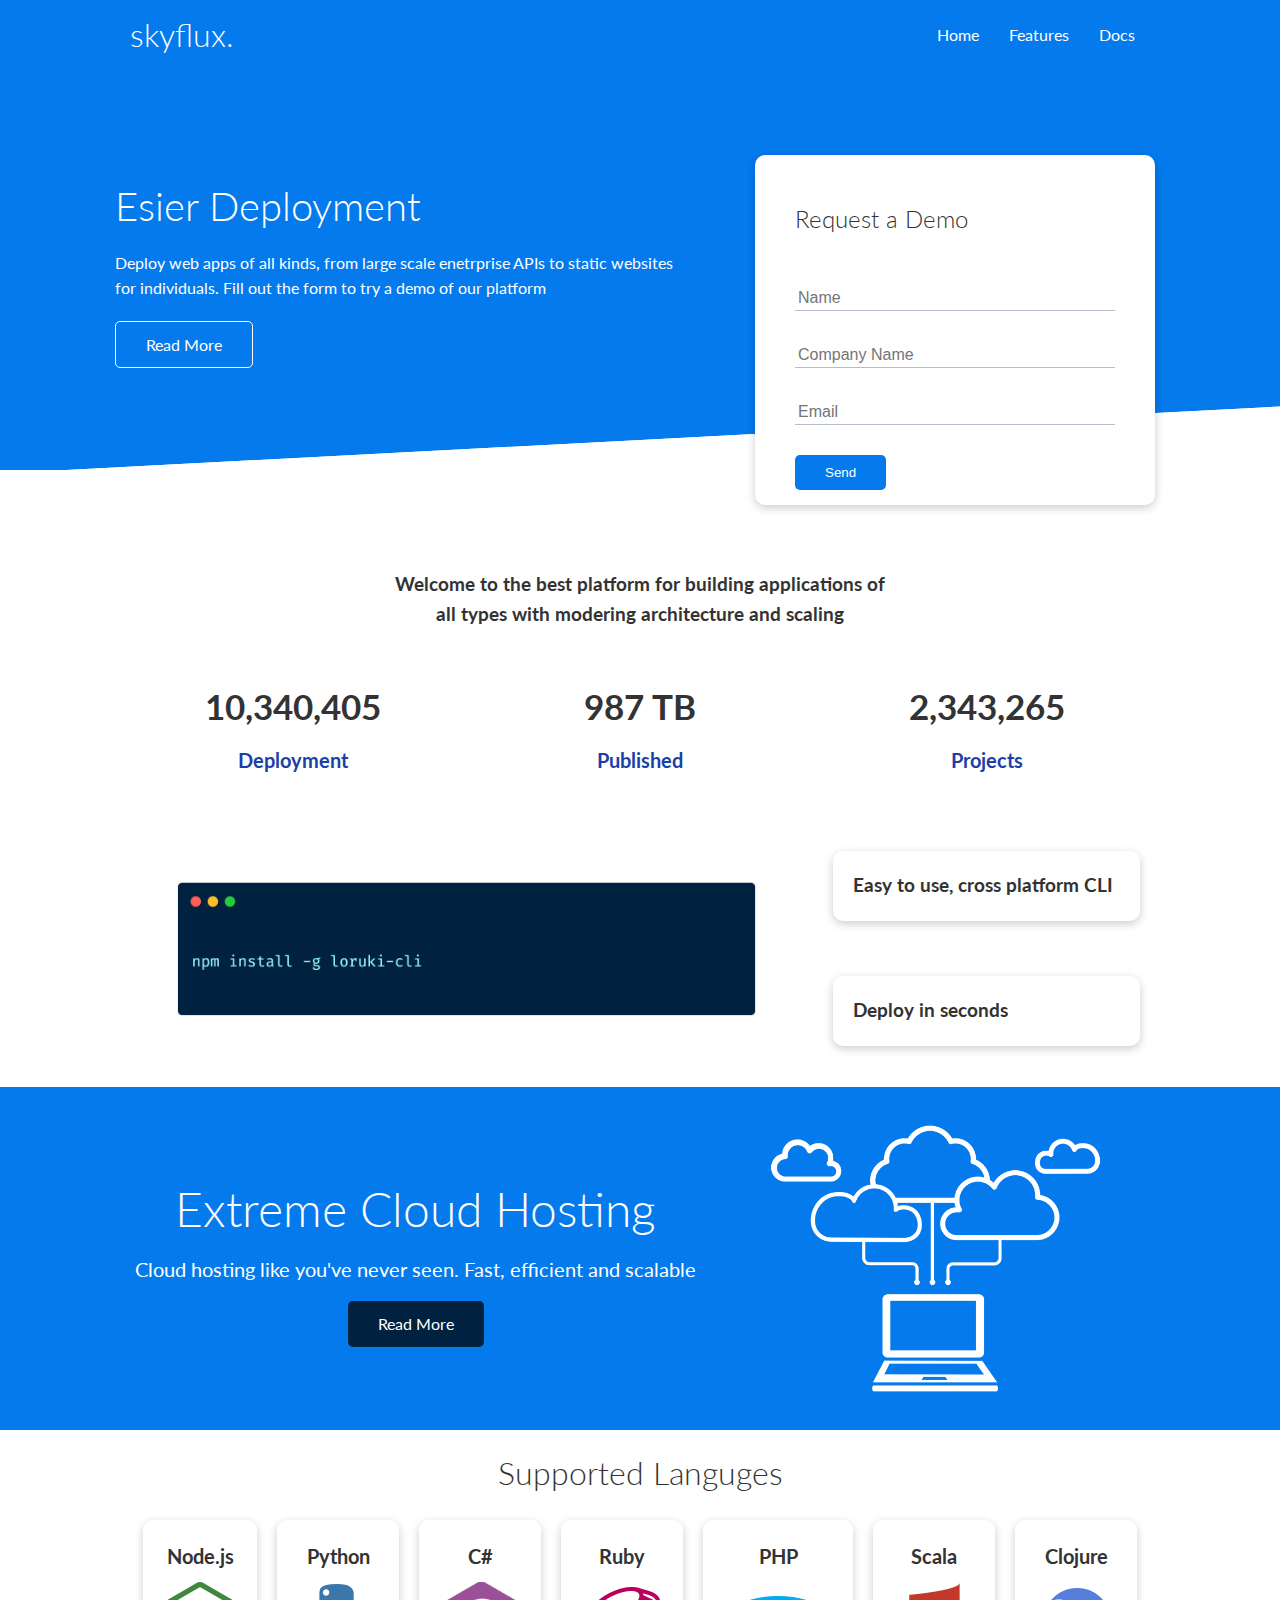
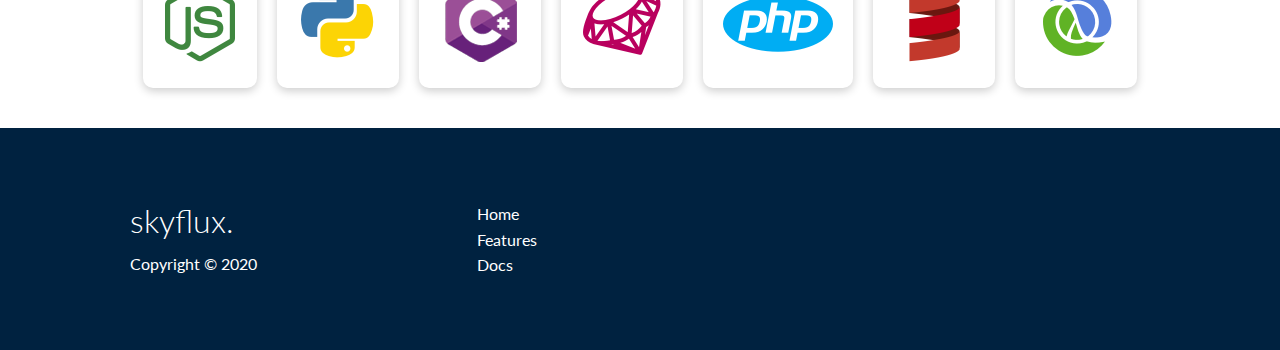
<file: index.html>
<!DOCTYPE html>
<html lang="en">
<head>
    <meta charset="UTF-8">
    <meta name="viewport" content="width=device-width, initial-scale=1.0">
    <link rel="stylesheet" href="https://cdnjs.cloudflare.com/ajax/libs/font-awesome/5.15.1/css/all.min.css" integrity="sha512-+4zCK9k+qNFUR5X+cKL9EIR+ZOhtIloNl9GIKS57V1MyNsYpYcUrUeQc9vNfzsWfV28IaLL3i96P9sdNyeRssA==" crossorigin="anonymous" />
    <link rel="stylesheet" href="css/utilities.css">
    <link rel="stylesheet" href="css/style.css">
    <title>skyflux | Cloud Hosting For Everyone</title>
</head>
<body>
    <!-- Navbar -->
    <div class="navbar">
        <div class="container flex">
            <h1 class="logo">skyflux.</h1>
            <nav>
                <ul>
                    <li><a href="index.html">Home</a>
                    <li><a href="features.html">Features</a>
                    <li><a href="docs.html">Docs</a>
                    </li>
                </ul>
            </nav>
        </div>
    </div>

    <!-- Showcase -->

    <section class="showcase">
        <div class="container grid">
            <div class="showcase-text">
                <h1>Esier Deployment</h1>
                <p>Deploy web apps of all kinds, from large scale enetrprise APIs to static websites for individuals. Fill out the form to try a demo of our platform</p>
                <a href="features.html" class="btn btn-outline">Read More</a>
            </div>

        <div class="showcase-form card">
            <h2>Request a Demo</h2>
            <form name="contact" method="POST" netlify-honeypot="bot-field" data-netlify="true">
                <input type="hidden" name="form-name" value="contact">
                <p class="hidden">
                    <label>Don’t fill this out if you're human: <input name="bot-field" /></label>
                  </p>
                <div class="form-control">
                    <input type="text" name="name" placeholder="Name" required>
                </div>
                <div class="form-control">
                    <input type="text" name="company" placeholder="Company Name" required>
                </div>
                <div class="form-control">
                    <input type="text" name="email" placeholder="Email" required>
                </div>
                <input type="submit" value="Send" class="btn btn-primary">
            </form>
        </div>
    </div>
    </section>

    <!-- Stats -->

    <section class="stats">
        <div class="container">
            <h3 class="stats-heading text-center my-1">
                Welcome to the best platform for building applications of all types with modering architecture and scaling
            </h3>

            <div class="grid grid-3 text-center my-4">
                <div>
                    <i class="fas fa-server fa-3x"></i>
                    <h3>10,340,405</h3>
                    <p class="text-secondary">Deployment</p>
                </div>
                <div>
                    <i class="fas fa-upload fa-3x"></i>
                    <h3>987 TB</h3>
                    <p class="text-secondary">Published</p>
                </div>
                <div>
                    <i class="fas fa-project-diagram fa-3x"></i>
                    <h3>2,343,265</h3>
                    <p class="text-secondary">Projects</p>
                </div>
            </div>
        </div>
    </section>

    <!-- Cli -->
    <section class="cli">
        <div class="container grid">
            <img src="images/cli.png" alt="">
            <div class="card">
                <h3>Easy to use, cross platform CLI</h3>
            </div>
            <div class="card">
                <h3>Deploy in seconds</h3>
            </div>
        </div>
    </section>

    <!-- Cloud -->
    <section class="cloud bg-primary my-2 py-2">
        <div class="container grid">
            <div class="text-center">
                <h2 class="lg">Extreme Cloud Hosting</h2>
                <p class="lead my-1">Cloud hosting like you've never seen. Fast, efficient and scalable</p>
                <a href="features.html" class="btn btn-dark">Read More</a>
            </div>
            <img src="images/cloud.png" alt="">
        </div>
    </section>

    <!-- Languages -->
    <section class="languages">
        <h2 class="md text-center my-y2">
            Supported Languges
        </h2>
        <div class="container flex">
            <div class="card">
                <h4>Node.js</h4>
                <img src="images/logos/node.png" alt="">
            </div>
            <div class="card">
                <h4>Python</h4>
                <img src="images/logos/python.png" alt="">
            </div>
             <div class="card">
                <h4>C#</h4>
                <img src="images/logos/csharp.png" alt="">
            </div>
             <div class="card">
                <h4>Ruby</h4>
                <img src="images/logos/ruby.png" alt="">
            </div>
            <div class="card">
                <h4>PHP</h4>
                <img src="images/logos/php.png" alt="">
             </div>
            <div class="card">
                <h4>Scala</h4>
                <img src="images/logos/scala.png" alt="">
            </div>
            <div class="card">
                <h4>Clojure</h4>
                <img src="images/logos/clojure.png" alt="">
            </div>
        </div>
    </section>

    <!-- Footer -->
    <footer class="footer bg-dark py-5">
        <div class="container grid grid-3">
            <div>
                <h1>skyflux.                 
                </h1>
                <p>Copyright &copy; 2020</p>
            </div>
            <nav>
                <ul>
                    <li>
                        <a href="index.html">Home</a>
                    </li>
                    <li>
                        <a href="features.html">Features</a>
                    </li>
                    <li>
                        <a href="docs.html">Docs</a>
                    </li>
                </ul>
            </nav>
            <div class="social">
                <a href="#"><i class="fab fa-github fa-2x"></i></a>
                <a href="#"><i class="fab fa-facebook fa-2x"></i></a>
                <a href="#"><i class="fab fa-instagram fa-2x"></i></a>
                <a href="#"><i class="fab fa-twitter fa-2x"></i></a>
            </div>
        </div>
    </footer>
</body>
</html>
</file>
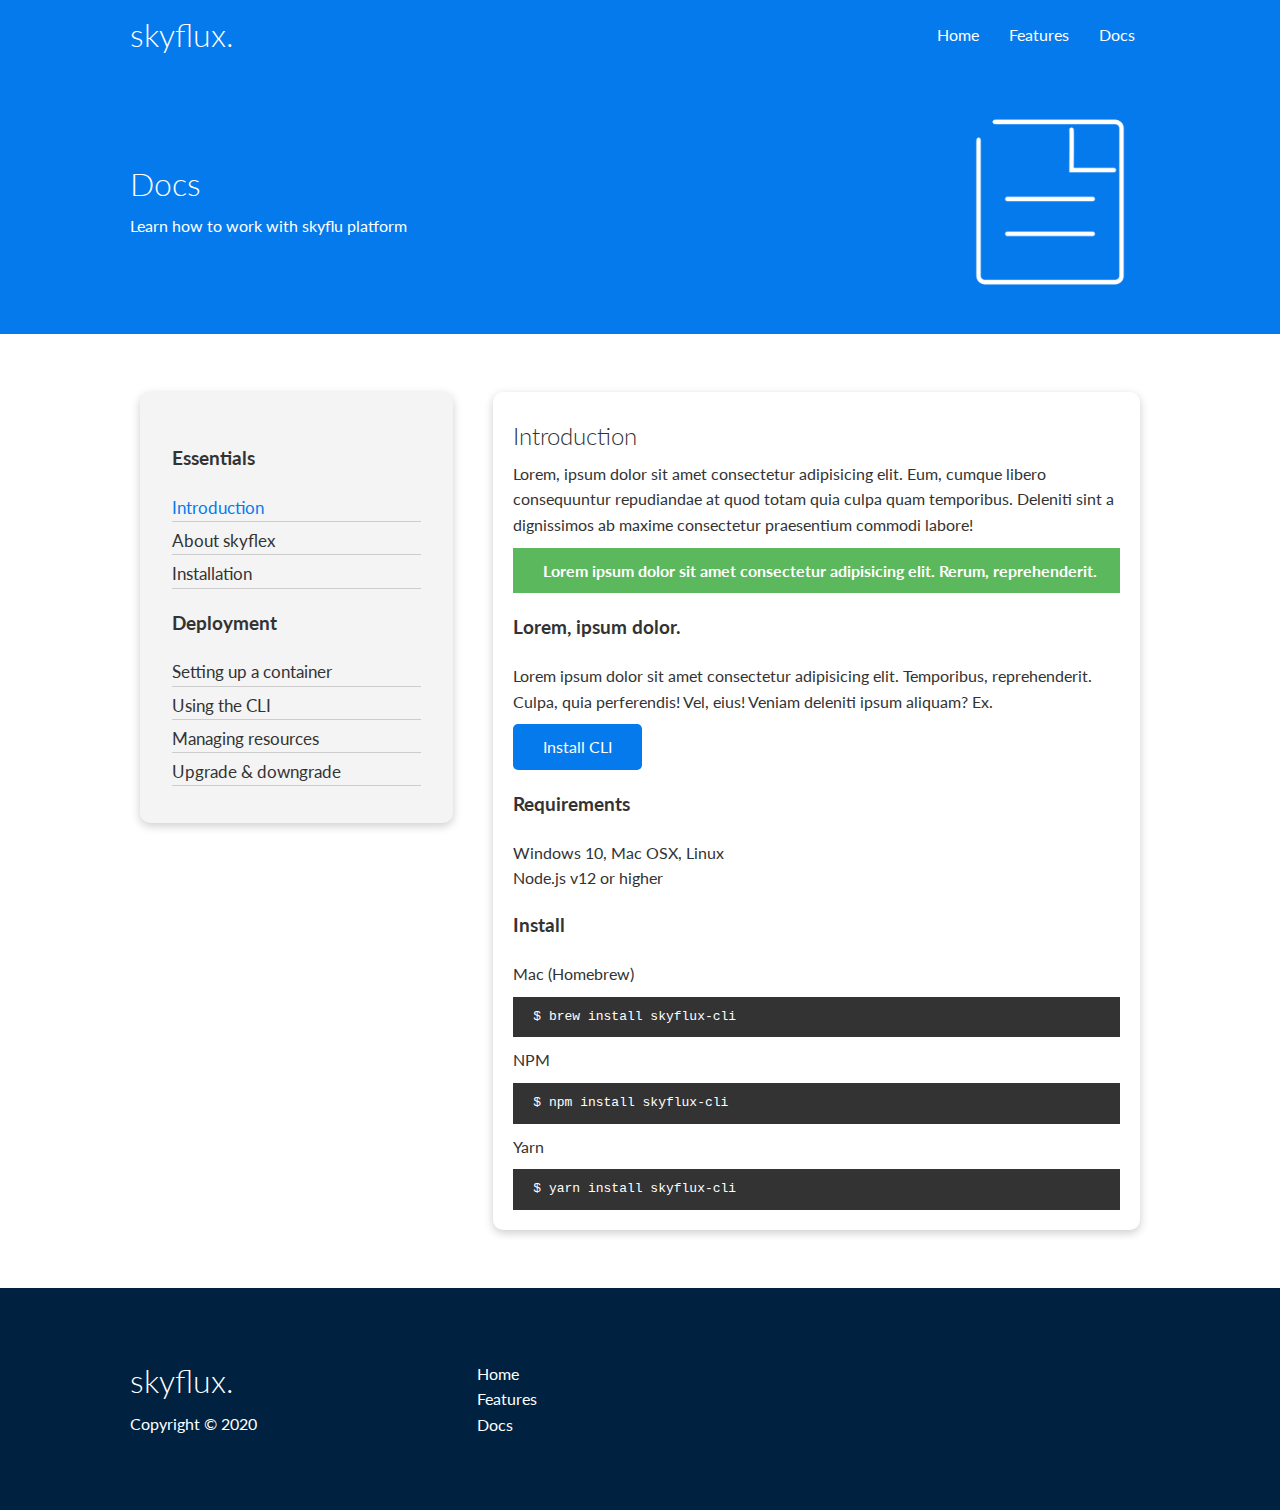
<file: docs.html>
<!DOCTYPE html>
<html lang="en">
<head>
    <meta charset="UTF-8">
    <meta name="viewport" content="width=device-width, initial-scale=1.0">
    <link rel="stylesheet" href="https://cdnjs.cloudflare.com/ajax/libs/font-awesome/5.15.1/css/all.min.css" integrity="sha512-+4zCK9k+qNFUR5X+cKL9EIR+ZOhtIloNl9GIKS57V1MyNsYpYcUrUeQc9vNfzsWfV28IaLL3i96P9sdNyeRssA==" crossorigin="anonymous" />
    <link rel="stylesheet" href="css/utilities.css">
    <link rel="stylesheet" href="css/style.css">
    <title>skyflux | Cloud Hosting For Everyone</title>
</head>
<body>
    <!-- Navbar -->
    <div class="navbar">
        <div class="container flex">
            <h1 class="logo">skyflux.</h1>
            <nav>
                <ul>
                    <li><a href="index.html">Home</a>
                    <li><a href="features.html">Features</a>
                    <li><a href="docs.html">Docs</a>
                    </li>
                </ul>
            </nav>
        </div>
    </div>

    <!-- Head -->
<section class="docs-head bg-primary py-3">
    <div class="container grid">
        <div>
            <h1 class="md">Docs</h1>
            <p>Learn how to work with skyflu platform</p>
        </div>
        <img src="images/docs.png" alt="">
    </div>
</section>

<!-- Docs mani -->
<section class="docs-main my-4">
    <div class="container grid">
        <div class="card bg-light p-3">
            <h3 class="my-2">Essentials</h3>
            <nav>
                <ul>
                    <li><a class="text-primary" href="#">Introduction</a></li>
                    <li><a href="#">About skyflex</a></li>
                    <li><a href="#">Installation</a></li>
                </ul>
            </nav>
            <h3 class="my-2">Deployment</h3>
            <nav>
                <ul>
                    <li><a href="#">Setting up a container</a></li>
                    <li><a href="#">Using the CLI</a></li>
                    <li><a href="#">Managing resources</a></li>
                    <li><a href="#">Upgrade & downgrade</a></li>
                </ul>
            </nav>
        </div>
        <div class="card">
            <h2>Introduction</h2>
            <p>Lorem, ipsum dolor sit amet consectetur adipisicing elit. Eum, cumque libero consequuntur repudiandae at quod totam quia culpa quam temporibus. Deleniti sint a dignissimos ab maxime consectetur praesentium commodi labore!</p>
            <div class="alert alert-success">
                <i class="fas fa-info"></i>
                Lorem ipsum dolor sit amet consectetur adipisicing elit. Rerum, reprehenderit.
            </div>
            <h3>Lorem, ipsum dolor.</h3>
            <p>Lorem ipsum dolor sit amet consectetur adipisicing elit. Temporibus, reprehenderit. Culpa, quia perferendis! Vel, eius! Veniam deleniti ipsum aliquam? Ex.</p>
            <a href="" class="btn btn-primary">Install CLI</a>
            <h3>Requirements</h3>
            <ul>
                <li>Windows 10, Mac OSX, Linux</li>
                <li>Node.js v12 or higher</li>
            </ul>
            <h3>Install</h3>
            <p>Mac (Homebrew)</p>
            <pre><code>$ brew install skyflux-cli</code></pre>
            <p>NPM</p>
            <pre><code>$ npm install skyflux-cli</code></pre>
            <p>Yarn</p>
            <pre><code>$ yarn install skyflux-cli</code></pre>
        </div>
    </div>
</section>

             

    <!-- Footer -->
    <footer class="footer bg-dark py-5">
        <div class="container grid grid-3">
            <div>
                <h1>skyflux.                 
                </h1>
                <p>Copyright &copy; 2020</p>
            </div>
            <nav>
                <ul>
                    <li>
                        <a href="index.html">Home</a>
                    </li>
                    <li>
                        <a href="features.html">Features</a>
                    </li>
                    <li>
                        <a href="docs.html">Docs</a>
                    </li>
                </ul>
            </nav>
            <div class="social">
                <a href="#"><i class="fab fa-github fa-2x"></i></a>
                <a href="#"><i class="fab fa-facebook fa-2x"></i></a>
                <a href="#"><i class="fab fa-instagram fa-2x"></i></a>
                <a href="#"><i class="fab fa-twitter fa-2x"></i></a>
            </div>
        </div>
    </footer>
</body>
</html>
</file>
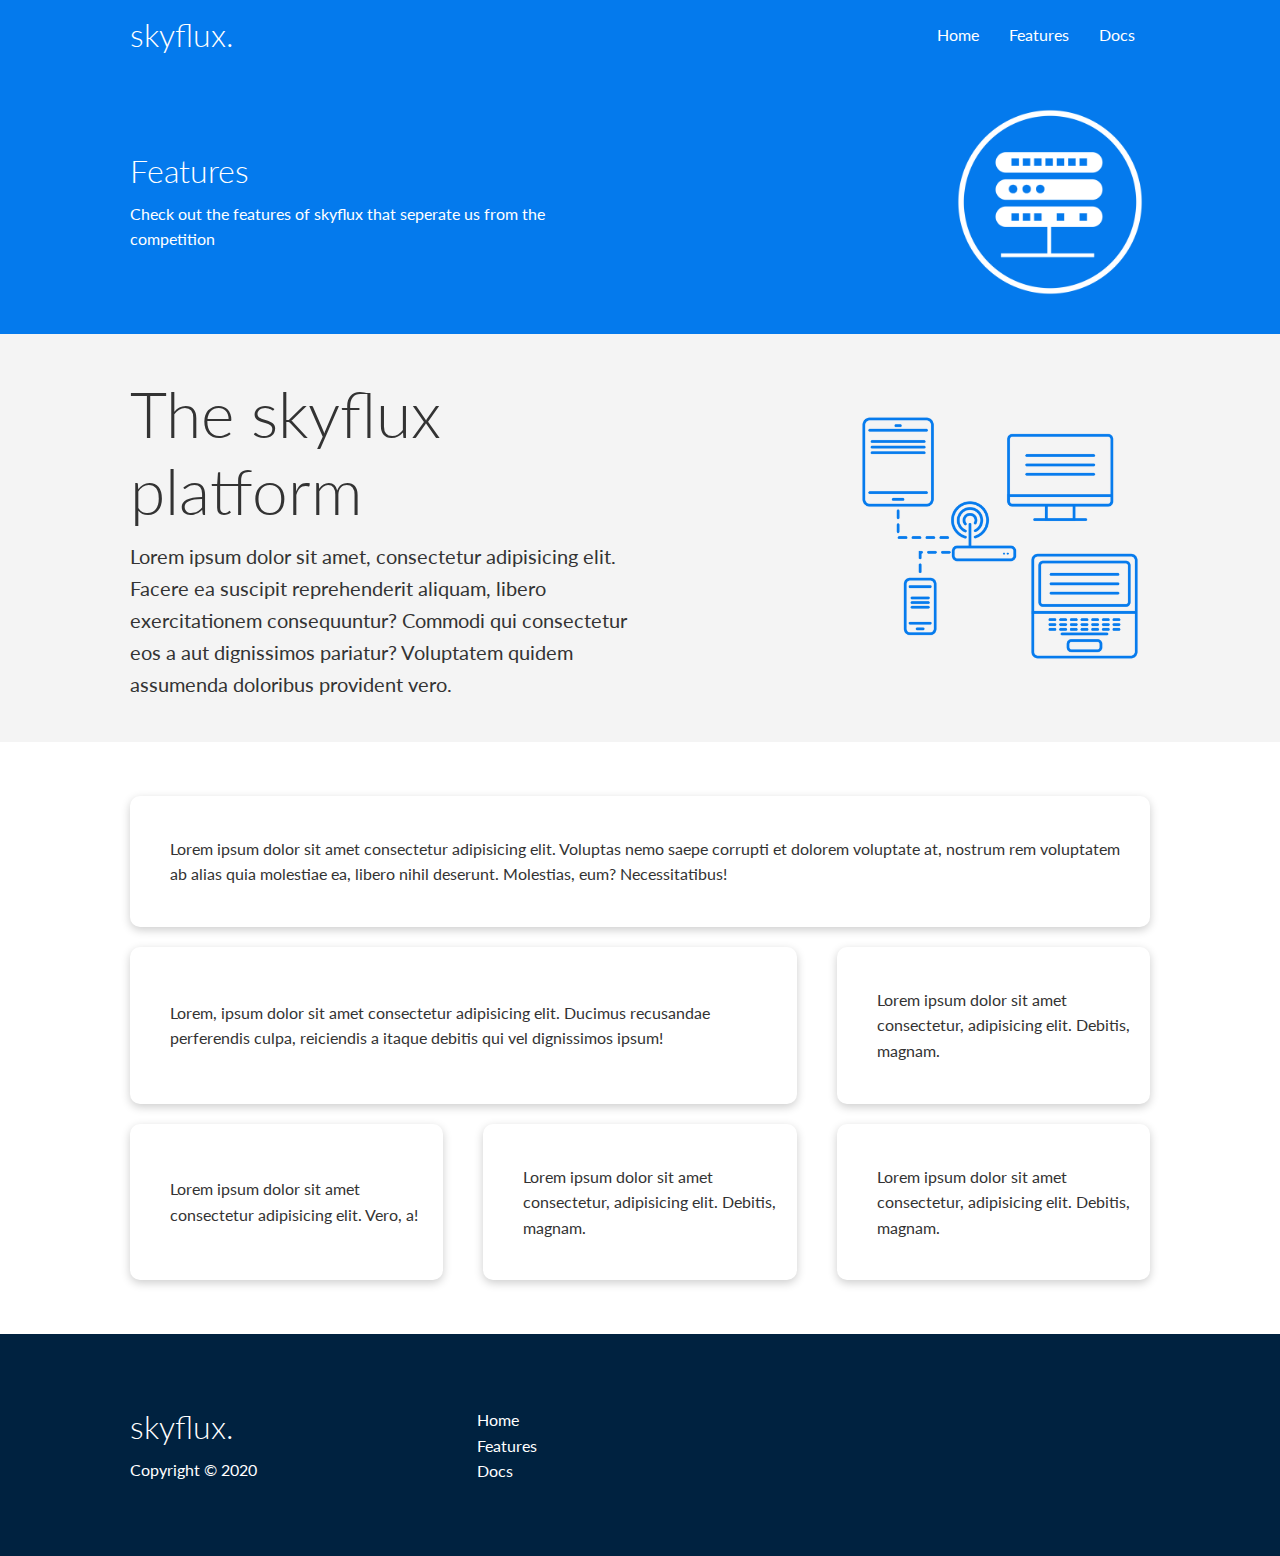
<file: features.html>
<!DOCTYPE html>
<html lang="en">
<head>
    <meta charset="UTF-8">
    <meta name="viewport" content="width=device-width, initial-scale=1.0">
    <link rel="stylesheet" href="https://cdnjs.cloudflare.com/ajax/libs/font-awesome/5.15.1/css/all.min.css" integrity="sha512-+4zCK9k+qNFUR5X+cKL9EIR+ZOhtIloNl9GIKS57V1MyNsYpYcUrUeQc9vNfzsWfV28IaLL3i96P9sdNyeRssA==" crossorigin="anonymous" />
    <link rel="stylesheet" href="css/utilities.css">
    <link rel="stylesheet" href="css/style.css">
    <title>skyflux | Cloud Hosting For Everyone</title>
</head>
<body>
    <!-- Navbar -->
    <div class="navbar">
        <div class="container flex">
            <h1 class="logo">skyflux.</h1>
            <nav>
                <ul>
                    <li><a href="index.html">Home</a>
                    <li><a href="features.html">Features</a>
                    <li><a href="docs.html">Docs</a>
                    </li>
                </ul>
            </nav>
        </div>
    </div>

    <!-- Head -->
<section class="features-head bg-primary py-3">
    <div class="container grid">
        <div>
            <h1 class="md">Features</h1>
            <p>Check out the features of skyflux that seperate us from the competition</p>
        </div>
        <img src="images/server.png" alt="">
    </div>
</section>

<!-- Subhead -->
<section class="features-sub-head bg-light py-3">
    <div class="container grid">
        <div>
            <h1 class="xl">The skyflux platform</h1>
            <p class="lead">Lorem ipsum dolor sit amet, consectetur adipisicing elit. Facere ea suscipit reprehenderit aliquam, libero exercitationem consequuntur? Commodi qui consectetur eos a aut dignissimos pariatur? Voluptatem quidem assumenda doloribus provident vero.</p>
        </div>
        <img src="images/server2.png" alt="">
    </div>
</section>

<section class="features-main my-2">
    <div class="container grid grid-3">
        <div class="card flex">
            <i class="fas fa-server fa-3x"></i>
            <p>Lorem ipsum dolor sit amet consectetur adipisicing elit. Voluptas nemo saepe corrupti et dolorem voluptate at, nostrum rem voluptatem ab alias quia molestiae ea, libero nihil deserunt. Molestias, eum? Necessitatibus!</p>
        </div>
        <div class="card flex">
            <i class="fas fa-network-wired fa-3x"></i>
            <p>
                Lorem, ipsum dolor sit amet consectetur adipisicing elit. Ducimus
                recusandae perferendis culpa, reiciendis a itaque debitis qui vel
                dignissimos ipsum!
            </p>
        </div>
        <div class="card flex">
            <i class="fas fa-laptop-code fa-3x"></i>
            <p>
                Lorem ipsum dolor sit amet consectetur, adipisicing elit. Debitis,
                magnam.
            </p>
        </div>
        <div class="card flex">
            <i class="fas fa-database fa-3x"></i>
            <p>
                Lorem ipsum dolor sit amet consectetur adipisicing elit. Vero, a!
            </p>
        </div>
        <div class="card flex">
            <i class="fas fa-power-off fa-3x"></i>
            <p>
                Lorem ipsum dolor sit amet consectetur, adipisicing elit. Debitis,
                magnam.
            </p>
        </div>
        <div class="card flex">
            <i class="fas fa-upload fa-3x"></i>
            <p>
                Lorem ipsum dolor sit amet consectetur, adipisicing elit. Debitis,
                magnam.
            </p>
        </div>
    </div>
</section>


             

    <!-- Footer -->
    <footer class="footer bg-dark py-5">
        <div class="container grid grid-3">
            <div>
                <h1>skyflux.                 
                </h1>
                <p>Copyright &copy; 2020</p>
            </div>
            <nav>
                <ul>
                    <li>
                        <a href="index.html">Home</a>
                    </li>
                    <li>
                        <a href="features.html">Features</a>
                    </li>
                    <li>
                        <a href="docs.html">Docs</a>
                    </li>
                </ul>
            </nav>
            <div class="social">
                <a href="#"><i class="fab fa-github fa-2x"></i></a>
                <a href="#"><i class="fab fa-facebook fa-2x"></i></a>
                <a href="#"><i class="fab fa-instagram fa-2x"></i></a>
                <a href="#"><i class="fab fa-twitter fa-2x"></i></a>
            </div>
        </div>
    </footer>
</body>
</html>
</file>
<file: css/utilities.css>
.container {
    max-width: 1100px;
    margin: 0 auto;
    overflow: auto;
    padding: 0 40px;
}

.card {
    background-color: #fff;
    color: #333;
    border-radius: 10px;
    box-shadow: 0 3px 10px rgba(0,0,0, 0.2);
    padding: 20px;
    margin: 10px;
}

.btn {
    display: inline-block;
    padding: 10px 30px;
    cursor: pointer;
    background: var(--primary-color);
    color: #fff;
    border: none;
    border-radius: 5px;
}

.btn-outline {
    background-color: transparent;
    border: 1px #fff solid;
}

.btn:hover {
    transform:  scale(0.98);
}

/* Backgrounds & colored buttons */
.bg-primary,
.btn-primary {
    background-color: var(--primary-color);
    color: #fff;
}

.bg-secondary,
.btn-secondary {
    background-color: var(--secondary-color);
    color: #fff;
}

.bg-dark,
.btn-dark {
    background-color: var(--dark-color);
    color: #fff;
}

.bg-light,
.btn-light {
    background-color: var(--light-color);
    color: #333;
}

.bg-primary a,
.btn-primary a,
.bg-secondary a,
.btn-secondary a,
.bg-dark a,
.btn-dark a {
color: #fff;
}

/* Text colors */
.text-primary {
    color: var(--primary-color);
}

.text-secondary {
    color: var(--secondary-color);
}

.text-dark {
    color: var(--dark-color);
}

.text-light {
    color: var(--light-color);
}


/* Text sizes */
.lead {
    font-size: 20px;
}

.sm {
    font-size: 1rem;
}

.md {
    font-size: 2rem;
}

.lg {
    font-size: 3rem;
}

.xl {
    font-size: 4rem;
}



.text-center {
    text-align: center;
}

/* Alert */
.alert {
    background-color: var(--light-color);
    padding: 10px 20px;
    font-weight: bold;
    margin-bottom: 15px 0;
}

.alert i {
    margin-right: 10px;
}

.alert-success {
    background-color: var(--success-color);
    color: #fff;
}

.alert-error {
    background-color: var(--error-color);
    color: #fff;
}

.flex {
    display: flex;    
    justify-content: center;
    align-items: center;
    height: 100%;
}

.grid {
    display: grid;
    grid-template-columns: repeat(2, 1fr);
    gap: 20px;
    justify-content: center;
    align-items: center;
    height: 100% ;
}

.grid-3 {
    grid-template-columns: repeat(3, 1fr); 
}

/* Margin */

.my-1 {
    margin: 1rem 0;
}

.my-2 {
    margin: 1.5rem 0;
}

.my-3 {
    margin: 2rem 0;
}

.my-4 {
    margin: 3rem 0;
}

.my-5 {
    margin: 4rem 0;
}

.m-1 {
    margin: 1rem;
}

.m-2 {
    margin: 1.5rem;
}

.m-3 {
    margin: 2rem;
}

.m-4 {
    margin: 3rem;
}

.m-5 {
    margin: 4rem;
}

/* Padding */

.py-1 {
    padding: 1rem 0;
}

.py-2 {
    padding: 1.5rem 0;
}

.py-3 {
    padding: 2rem 0;
}

.py-4 {
    padding: 3rem 0;
}

.py-5 {
    padding: 4rem 0;
}

.p-1 {
    padding: 1rem;
}

.p-2 {
    padding: 1.5rem;
}

.p-3 {
    padding: 2rem;
}

.p-4 {
    padding: 3rem;
}

.p-5 {
    padding: 4rem;
}
</file>
<file: css/style.css>
@import url('https://fonts.googleapis.com/css2?family=Lato:wght@300&display=swap');

:root {
    --primary-color: #047aed;
    --secondary-color: #1c3fa8;
    --dark-color: #002240;
    --light-color: #f4f4f4;
    --success-color: #5cb85c;
    --error-color: #d9534f;
}


* {
    box-sizing: border-box;
    padding: 0; 
    margin: 0;
}

body {
    font-family: 'lato', sans-serif;
    color: #333;
    line-height: 1.6;
}

li {
    list-style: none;
}

a {
    text-decoration: none;
    color: #333;
}

h1, h2 {
    font-weight: 300;
    line-height: 1.2;
    margin: 10px 0;
}

p {
    margin: 10px 0;
}

img {
    width: 100%;
}

code,
pre {
    background: #333 ;
    color: #fff;
    padding: 10px;
}

.hidden {
    visibility: hidden;
    height: 0;
}

/* Navbar */
.navbar {
    background-color: var(--primary-color);
    color: #fff;
    height: 70px;
}

.navbar ul {
    display: flex;
}

.navbar a {
    color: #fff;
    padding: 10px;
    margin: 0 5px;
}

.navbar a:hover {
    border-bottom: 2px #fff solid;
}

.navbar .flex {
    justify-content: space-between;
}

/* Showcase */
.showcase {
    height: 400px;
    background-color: var(--primary-color);
    color: #fff;
    position: relative;
}

.showcase h1 {
    font-size: 40px;
}

.showcase p {
    margin: 20px 0;
}

.showcase .grid {
    overflow: visible;
    grid-template-columns: 55% 45%;
    gap: 30px;
}

.showcase-text {
    animation: slideInFromLeft 1s ease-in;
}


.showcase-form {
    position: relative;
    top: 60px;
    height: 350px;
    width: 400px;
    padding: 40px;
    z-index: 100;
    justify-self: flex-end;
    animation: slideInFromRight 1s ease-in;
}

.showcase-form .form-control {
    margin: 30px 0;
}

.showcase-form input[type='text'],
.showcase-form input[type='email'] {
    border: 0;
    border-bottom: 1px solid #b4becb;
    width: 100%;
    padding: 3px;
    font-size: 16px;
}

.showcase-form input:focus {
    outline: none;
}

.showcase::before,
.showcase::after {
    content: '';
    position: absolute;
    height: 100px;
    bottom: -70px;
    right: 0;
    left: 0;
    background-color: #fff;
    transform: skewY(-3deg);
    -webkit-transform: skewY(-3deg); 
    -moz-transform: skewY(-3deg);
    -ms-transform: skewY(-3deg);
}

/* Stats */
.stats {
    padding-top: 100px;
    animation: slideInFromBottom 1s ease-in;

}


.stats-heading {
    max-width: 500px;
    margin: auto;
}

.stats .grid h3 {
    font-size: 35px;
}

.stats .grid p {
    font-size: 20px;
    font-weight: bold;
}

/* Cli */

.cli .grid {
    grid-template-columns: repeat(3,1fr);
    grid-template-rows: repeat(2, 1fr );
}

.cli .grid > *:first-child {
    grid-column: 1 / span 2;
    grid-row: 1 / span 2;
}

/* Cloud */
.cloud .grid {
    grid-template-columns: 4fr 3fr;
}

/* Languages */

.languages .flex {
    flex-wrap: wrap;
}
.languages .card {
    text-align: center;
    margin: 18px 10px 40px;
    transition: transform 100ms ease-in;
}

.languages .card h4 {
    font-size:20px;
    margin-bottom: 10px;
}

.languages .card:hover {
    transform: translateY(-15px);
}

/* Features */

.features-head img, .docs-head img {
    width: 200px;
    justify-self: flex-end;
}

.features-sub-head img {
    width: 300px;
    justify-self: flex-end;
}

.features-main .card > i {
    margin-right: 20px;

}

.features-main .grid {
    padding: 30px;
}

.features-main .grid > *:first-child{
    grid-column: 1 / span 3;
}

.features-main .grid > *:nth-child(2){
    grid-column: 1 / span 2;
}

/* Docs */
.docs-main h3 {
    margin: 20px 0;
}

.docs-main .grid {
    grid-template-columns: 1fr 2fr;
    align-items: flex-start;
}

.docs-main nav li {
    font-size: 17px;
    border-bottom: 5px;
    margin-bottom: 5px;
    border-bottom: 1px #ccc solid;
}
.docs-main a:hover {
    font-weight: bold;
}
/* Footer */

.footer .social a {
    margin: 0 10px;
}

/* Animations */
@keyframes slideInFromLeft {
    0% {
        transform: translateX(-100%);
    }

    100% {
        transform: translateX(0);
    }
}

@keyframes slideInFromRight {
    0% {
        transform: translateX(100%);
    }

    100% {
        transform: translateX(0);
    }
}

@keyframes slideInFromTop {
    0% {
        transform: translateY(-100%);
    }

    100% {
        transform: translateX(0);
    }
}

@keyframes slideInFromBottom {
    0% {
        transform: translateY(100%);
    }

    100% {
        transform: translateX(0);
    }
}



/* Tablets and under */
@media (max-width: 768px) {
    .grid,
    .showcase .grid,
    .stats .grid,
    .cli .grid,
    .cloud, .grid,
    .features-main .grid,
    .docs-main .grid {
        grid-template-columns: 1fr;
        grid-template-rows: 1fr;
    }

    .showcase {
        height: auto;
    }

    .showcase-text {
        text-align: center;
        margin-top: 40px;
        animation: slideInFromTop 1s ease-in;

    }

    .showcase-form {
        justify-self: center;
        margin: auto;
        animation: slideInFromBottom 1s ease-in;

    }
    .cli .grid > *:first-child {
        grid-column: 1;
        grid-row: 1a;
    }
    .features-head,
    .features-sub-head,
    .docs-head {
        text-align: center;
    }
    .features-head img,
    .features-sub-head img,
    .docs-head img {
        justify-self: center;
    }
    .features-main .grid >*:first-child,
    .features-main .grid >*:nth-child(2) {
        grid-column: 1;
    }
}

/* Mobile */
@media(max-width: 500px) {
    .navbar {
        height: 110px;
    }

    .navbar .flex {
        flex-direction: column;
    }

    .navbar ul {
        padding: 10px;
        background-color: rgba(0, 0, 0, 0.1);
    }
}
</file>
